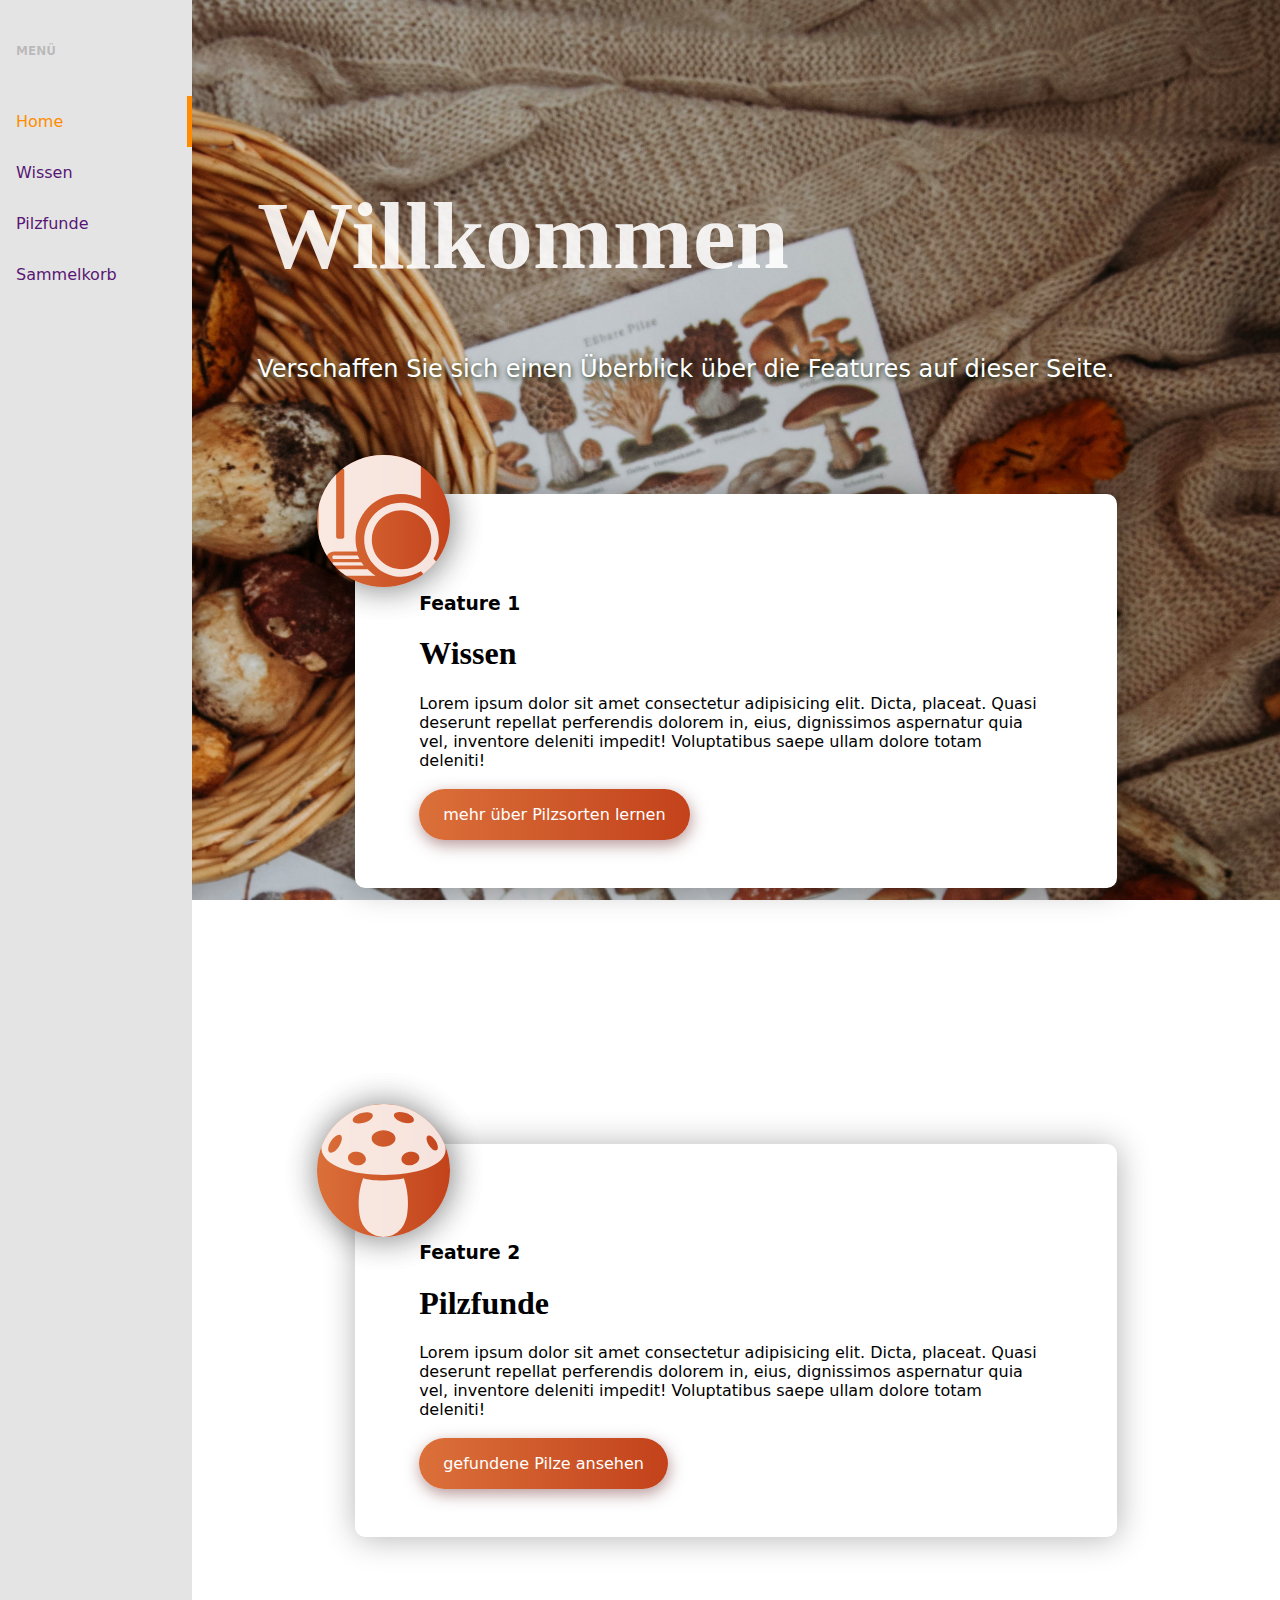
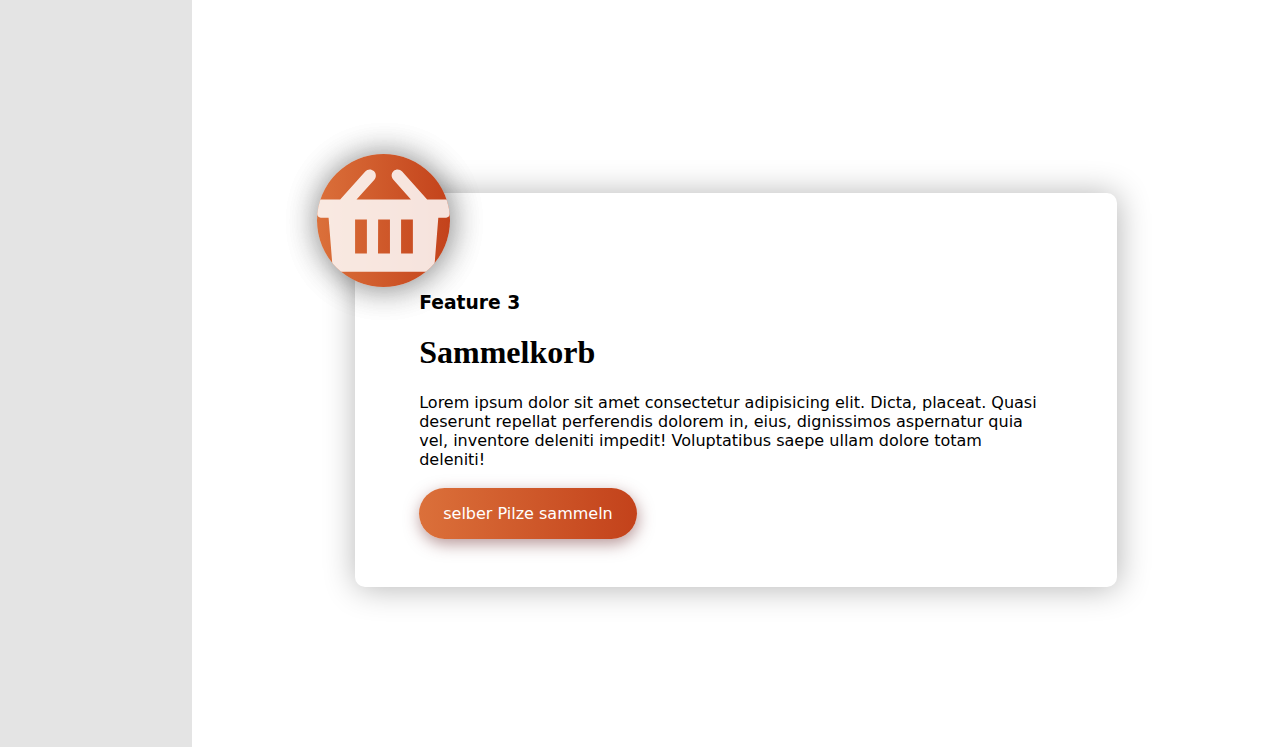
<file: index.html>
<!DOCTYPE html>
<html lang="en">

<head>
    <meta charset="UTF-8">
    <meta http-equiv="X-UA-Compatible" content="IE=edge">
    <meta name="viewport" content="width=device-width, initial-scale=1.0">
    <link rel="stylesheet" href="/css/mainStyles.css">
    <title>Pilzradar</title>
</head>

<body>

    <div class="app">

        <div class="menu-toggle">
            <div class="hamburger">
                <span></span>
            </div>
        </div>

        <aside class="sidebar">
            <div class="sidebar-content">
                <h3>Menü</h3>
                <nav class="menu">
                    <a href="index.html" class="menu-item is-active">Home</a>
                    <a href="common/wissen.html" class="menu-item">Wissen</a>
                    <a href="common/pilzfunde.html" class="menu-item">Pilzfunde</a>
                    <a href="" class="menu-item">Sammelkorb</a>
                </nav>
            </div>
        </aside>





        <div class="main full-bg bg-b">




            <div class="hero hero-text-only">
                <h1>Willkommen</h1>
                <p>Verschaffen Sie sich einen Überblick über die Features auf dieser Seite.</p>
            </div>



            <div class="cards-flex">
                <div class="card">
                    <div class="card-img-frame">
                        <img src="img/knowhowW.svg" alt="">
                    </div>
                    <div class="card-container">
                        <h3>Feature 1</h3>
                        <h1>Wissen</h1>
                        <p>Lorem ipsum dolor sit amet consectetur adipisicing elit. Dicta, placeat. Quasi deserunt
                            repellat
                            perferendis dolorem in, eius, dignissimos aspernatur quia vel, inventore deleniti impedit!
                            Voluptatibus saepe ullam dolore totam deleniti!</p></br>
                        <a href="common/wissen.html" class="btn-1st">mehr über Pilzsorten lernen</a>
                    </div>
                </div>
                <div class="card">
                    <div class="card-img-frame">
                        <img src="img/mushroomW.svg" alt="">
                    </div>
                    <div class="card-container">
                        <h3>Feature 2</h3>
                        <h1>Pilzfunde</h1>
                        <p>Lorem ipsum dolor sit amet consectetur adipisicing elit. Dicta, placeat. Quasi deserunt
                            repellat
                            perferendis dolorem in, eius, dignissimos aspernatur quia vel, inventore deleniti impedit!
                            Voluptatibus saepe ullam dolore totam deleniti!</p></br>
                        <a href="common/pilzfunde.html" class="btn-1st">gefundene Pilze ansehen</a>
                    </div>
                </div>
                <div class="card">
                    <div class="card-img-frame">
                        <img src="/img/basketW.svg" alt="">
                    </div>
                    <div class="card-container">
                        <h3>Feature 3</h3>
                        <h1>Sammelkorb</h1>
                        <p>Lorem ipsum dolor sit amet consectetur adipisicing elit. Dicta, placeat. Quasi deserunt
                            repellat
                            perferendis dolorem in, eius, dignissimos aspernatur quia vel, inventore deleniti impedit!
                            Voluptatibus saepe ullam dolore totam deleniti!</p></br>
                        <a href="#" class="btn-1st">selber Pilze sammeln</a>
                    </div>
                </div>
            </div>





            <script src="js/menuFunction.js"></script>



        </div>
    </div>

</body>

</html>
</file>
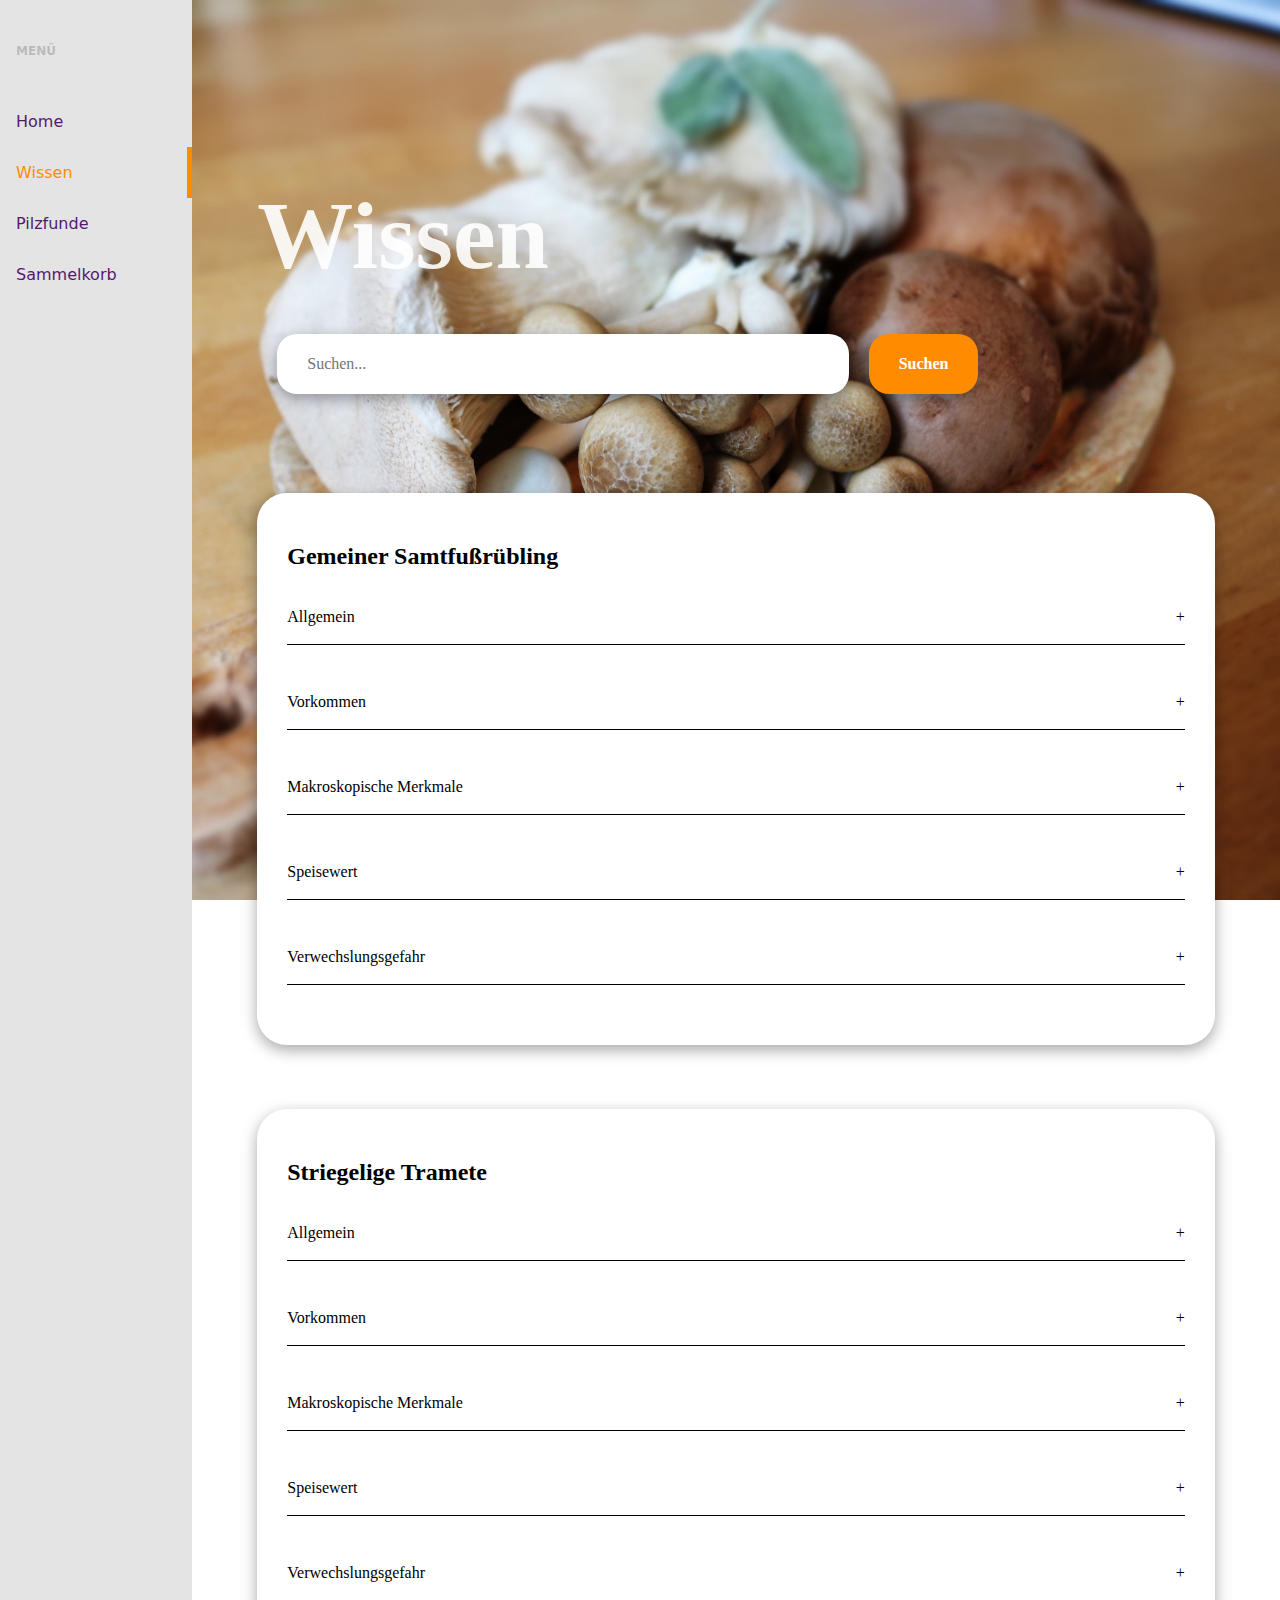
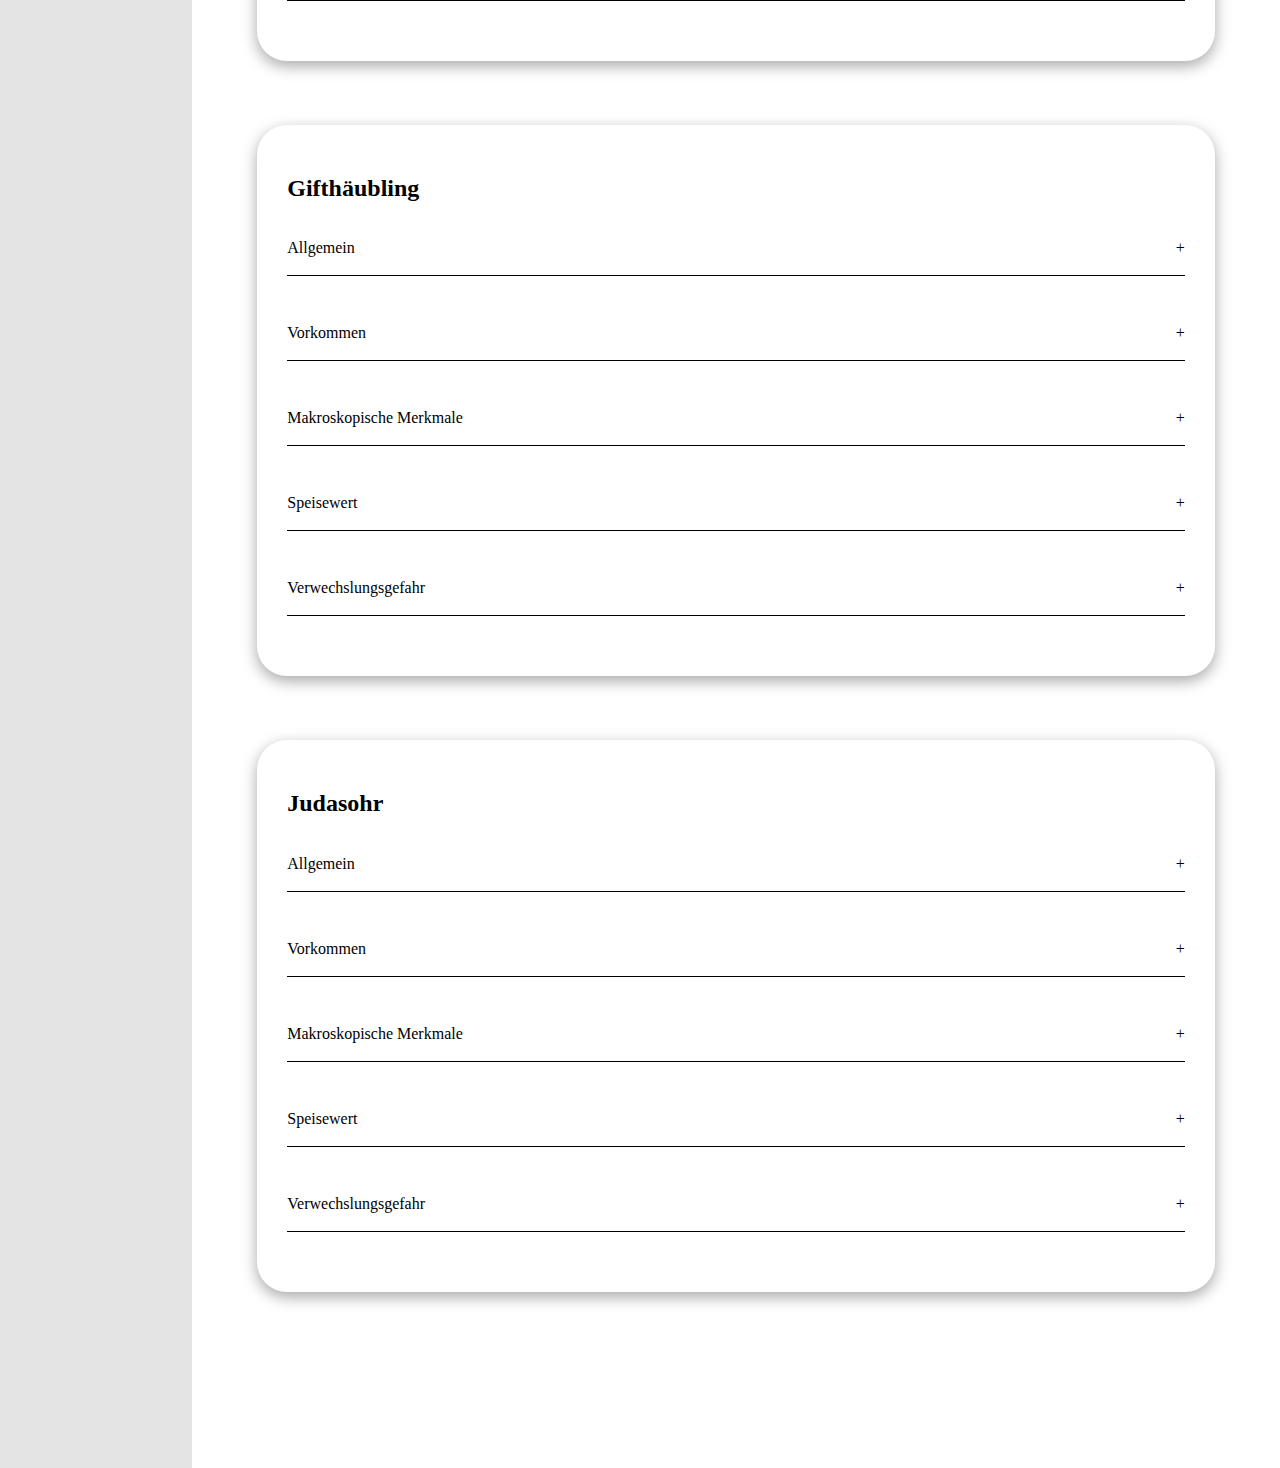
<file: common/wissen.html>
<!DOCTYPE html>
<html lang="en">

<head>
    <meta charset="UTF-8">
    <meta http-equiv="X-UA-Compatible" content="IE=edge">
    <meta name="viewport" content="width=device-width, initial-scale=1.0">
    <link rel="stylesheet" href="/css/mainStyles.css">
    <title>Wissen</title>
</head>

<body>

    <div class="app">

        <div class="menu-toggle">
            <div class="hamburger">
                <span></span>
            </div>
        </div>

        <aside class="sidebar">
            <div class="sidebar-content">
                <h3>Menü</h3>
                <nav class="menu">
                    <a href="/index.html" class="menu-item">Home</a>
                    <a href="/common/wissen.html" class="menu-item is-active">Wissen</a>
                    <a href="/common/pilzfunde.html" class="menu-item">Pilzfunde</a>
                    <a href="" class="menu-item">Sammelkorb</a>
                </nav>
            </div>
        </aside>


        <div class="main full-bg bg-a">



            <div class="hero hero-text-only">
                <h1>Wissen</h1>
            </div>

            <div class="search-field" id="search-field">
                <input type="text" id="search-input" placeholder="Suchen...">
                <button id="search-btn">Suchen</button>
            </div>
            <div id="error-message">Kein Suchbegriff gefunden!</div>

            <div class="acc-container" id="acc-container">


                <!-- EMPTY EXAMPLE FOR ACCORDION created by buildAccordion() in main.js
                    <div class="accordion">
                        <h2>Accordion Title</h2>
                        <div class="acc-item">
                            <div class="question">Allgemein</div>
                            <div class="answer">
                                Lorem ipsum dolor sit amet consectetur, adipisicing elit. Sed quos numquam expedita
                                atque officia nulla asperiores nemo? Ab, harum ipsa.
                            </div>
                        </div>
                        <div class="acc-item">
                            <div class="question">Vorkommen</div>
                            <div class="answer">
                                Lorem ipsum dolor sit amet consectetur, adipisicing elit. Sed quos numquam expedita
                                atque officia nulla asperiores nemo? Ab, harum ipsa.
                            </div>
                        </div>
                        <div class="acc-item">
                            <div class="question">Makroskopische Merkmale</div>
                            <div class="answer">
                                Lorem ipsum dolor sit amet consectetur, adipisicing elit. Sed quos numquam expedita
                            </div>
                        </div>
                        <div class="acc-item">
                            <div class="question">Speisewert</div>
                            <div class="answer">
                                Lorem ipsum dolor sit amet consectetur, adipisicing elit. Sed quos numquam expedita
                            </div>
                        </div>
                        <div class="acc-item">
                            <div class="question">Verwechslungsgefahr</div>
                            <div class="answer">
                                Lorem ipsum dolor sit amet consectetur, adipisicing elit. Sed quos numquam expedita
                            </div>
                        </div>
                    </div> -->




            </div>
        </div>
    </div>


    </div>
    </div>

    <script src="/js/data/wissen-content.js"></script>
    <script src="/js/wissenFunctions.js"></script>
    <script src="/js/menuFunction.js"></script>


</body>

</html>
</file>
<file: css/mainStyles.css>
img {
    width: 100%;
    max-height: 100%;
}

body {
    margin: 0;
    font-family: system-ui, -apple-system, BlinkMacSystemFont, 'Segoe UI', Roboto, Oxygen, Ubuntu, Cantarell, 'Open Sans', 'Helvetica Neue', sans-serif;
    margin: 0;
    padding: 0;
    box-sizing: border-box;
}



/*********************************************************     Fonts    *********************************************************/

h1 {
    font-family: 'Roboto Slab', serif;
}

p :not(.modal) {
    line-height: 1.45;
    margin-bottom: 5rem;
}


/*********************************************************     Main Elements   *********************************************************/


.container {
    padding: 0 10% 5rem;
}

.tag-holder {
    display: flex;
    flex-wrap: wrap;
    gap: 1em;
    border-top: lightsalmon 1px solid;
    padding: 1rem 0 2rem;
}

.full-bg {
    height: 100%;
    width: 100%;
    background-size: cover;
    background-repeat: repeat;
    background-attachment: fixed;
}

.bg-a{
    background-image: url(/img/pexels-mushrooms.jpg);
}

.bg-b{
    background-image: url(/img/pexels-kristina-paukshtite-5429056.jpg);
}


/******************     Buttons     ******************/

.btn-1st {
    border: none;
    outline: none;
    background: linear-gradient(90deg, #db703a, #c3421b);
    margin: 5rem 0;
    padding: 1rem 1.5rem;
    border-radius: 50px;
    color: white;
    font-size: 1rem;
    box-shadow: 1px 5px 1rem rgba(114, 50, 51, 0.5);
    transition: all 0.1s ease-in;
    text-decoration: none;
}

.btn-1st:hover {
    box-shadow: 1px 5px 1rem rgba(114, 50, 51, 0.8);
    font-weight: 600;
}


.btn-tag {
    border-radius: 99px;
    border: grey 1px solid;
    padding: 0.3em 0.8em;
    font-size: clamp(0.75rem, 2vw, 1rem);
}

.btn-tag:hover{
    cursor: pointer;
    background-color: #ff9966;
    color: white;
}


.btn-tag.is-active {
    cursor: pointer;
    background-color: rgb(80, 80, 80);
    color: white;
}





/******************     Hero     ******************/

.hero {
    width: 100%;
    background-size: cover;
    margin-bottom: 4rem;
}

.hero-img-a {
    height: 50vh;
    min-height: 400px;
    background-image: url(/img/pexels-johannes-plenio-1118865.jpg);
    background-position: bottom;
}

.hero-img-b {
    height: 50vh;
    background-image: url(/img/pexels-mushrooms.jpg);
    background-position: center;
}

.hero-text-only{
    height: 30vh;
}

.hero h1 {
    color: rgba(255, 255, 255, 0.9);
    margin-top: 0;
    padding-top: 20vh;
    padding-left: 6%;
    font-size: clamp(3.5rem, 9vw, 6rem);
    
}

.hero p {
    color: rgb(255, 255, 255);
    padding-left: 6%;
    padding-right: 15%;
    font-size: clamp(1rem, 2vw, 1.5rem);
    text-shadow: 1px 2px 5px rgba(17, 33, 11, 0.9);
}





/******************     Navbar     ******************/

/* app-div wraps everything. children are sidebar and main. sidebar takes up min. 150px and max. 15%. main takes up other fraction, meaning everything to the right */
.app {
    display: grid;
    grid-template-columns: minmax(150px, 15%) 1fr;
}

@media (max-width: 768px) {
    .app{
    display: flex;
}
}

.main {
    margin-bottom: 8rem;
}

.sidebar {
    height: 100%; 
    background-color: rgb(228, 228, 228);
}

.sidebar-content{
    padding: 2rem 1rem 3rem 1rem;
}

.sidebar h3 {
    color: rgba(0, 0, 0, 0.2);
    font-size: 0.75rem;
    text-transform: uppercase;
    margin-bottom: 0.5em;
}

.sidebar .menu {
    margin: 0 -1rem;
    padding-top: 2rem;
}

.sidebar .menu-item {
    display: block;
    padding: 1em;
    text-decoration: none;
    transition: 0.2s linear;
    color: rgb(88, 22, 116);
    font-weight: 500;
}

.sidebar .menu-item:hover,
.sidebar .menu-item.is-active {
    color: darkorange;
    border-right: 5px solid darkorange;
}

.menu-toggle {
    display: none;
    position: fixed;
    top: 2rem;
    right: 2rem;
    width: 60px;
    height: 60px;
    border-radius: 99px;
    background-color: darkorange;
    cursor: pointer;
}

.hamburger {
    position: relative;
    top: calc(50% - 2px);
    left: 50%;
    transform: translate(-50%, -50%);
    width: 32px;
}

.hamburger span,
.hamburger span::before,
.hamburger span::after {
    display: block;
    position: absolute;
    width: 100%;
    height: 4px;
    border-radius: 99px;
    background-color: white;
    transition-duration: .25s;
}

.hamburger span::before {
    content: '';
    top: -8px;
}

.hamburger span::after {
    content: '';
    top: 8px;
}

.menu-toggle.is-active .hamburger span {
    transform: rotate(45deg);
}

.menu-toggle.is-active .hamburger span::before {
    top: 0;
    transform: rotate(0deg);
}

.menu-toggle.is-active .hamburger span::after {
    top: 0;
    transform: rotate(90deg);
}


@media (max-width: 767px) {
    .menu-toggle {
        display: block;
        z-index: 1;
    }

    .sidebar {
        position: fixed;
        z-index: 1;
        left: -420px;
        height: 100vh;
        width: 50%;
        transition: 0.2s linear;
    }

    .sidebar.is-active {
        left: 0;
    }
}


/******************     Search field     ******************/

.search-field {
    display: flex;
    flex-flow: row nowrap;
    padding-left: 6%;
    padding-bottom: 20px;
    height: 60px;
}

.search-field input, .search-field button {
    font-family: 'Roboto Slab', serif;
    font-size: medium;
    border-radius: 20px;
    border: none;
    outline: none;
    box-shadow: rgba(0, 0, 0, 0.35) 0px 5px 15px;
    padding: 0 30px;
    margin-left: 20px;
}

.search-field input{
    width: 50%;
}

.search-field button {
    border: none;
    background: darkorange;
    color: white;
    cursor: pointer;
    font-weight: 600;
}

#error-message {
    padding-left: calc(6% + 30px + 20px); 
    padding-bottom: 60px; 
    visibility: hidden;
    
}

/* Javascript highlighting searched text */
mark {
    background: darkorange;
}


/********************     Cards    *********************/

.cards-flex {
    width: 100%;
    display: flex;
    flex-wrap: wrap;
    justify-content: center;
    align-items: center;
    gap: 4rem;
}

.card {
    background: #fff;
    width: 70%;
    max-width: 800px;
    border-radius: 10px;
    box-shadow: 1px 1px 2rem rgba(0, 0, 0, 0.3);
    position: relative;
    margin-left: min(15rem, 10%);
    margin: 10rem 0 2rem 0;
}

.card-container {
    padding: 5rem 4rem 4rem 4rem;
}

.card-img-frame {
    background: linear-gradient(90deg, #db703a, #c3421b);
    z-index: 10;
    box-shadow: 1px 1px 2rem rgba(0, 0, 0, 0.3);
    border-radius: 100%;
    position: absolute;
    left: -5%;
    top: -10%;
    display: flex;
    align-items: center;
    justify-content: center;
}


.card img {
    height: 8.3rem;
    width: 8.3rem;
    position: relative;
    border-radius: 100%;
    box-shadow: 1px 1px 2rem rgba(0, 0, 0, 0.3);
    z-index: 1;
    opacity: 0.85;
}



/* styling of whole card */
.card-B {
    transition: 0.2s linear;
    background-color: #fff;
    position: relative;
    border-radius: 12px;
    overflow: hidden;
    box-shadow: rgba(0, 0, 0, 0.15) 0px 5px 15px 0px;
    width: clamp(300px, 60%, 450px);

}

.card-B__img {
    transition: 0.2s linear;
    background-size: cover;
    background-position: center;
    background-repeat: no-repeat;
    width: 100%;
    position: absolute;
    border-top-left-radius: 12px;
    border-top-right-radius: 12px;
    top: 0;

    height: 235px;
}


/* this header height needs to be exact as __img height! */
.card-B__HEADER {
    height: 235px;
}

.card-B__FOOTER {
    background-color: #fff;
    border-bottom-left-radius: 12px;
    border-bottom-right-radius: 12px;
    padding: 5px 24px 24px 24px;

    font-size: 12px;
    font-family: 'Raleway', sans-serif;
    font-weight: 500;
}

.card-B__FOOTER h2 {
    font-family: 'Roboto Slab', serif;
}


/* cards zooms 1.1x bigger when hovering */
.card-B:hover {
    /* box-shadow: rgba(0, 0, 0, 0.15) 0px 5px 15px 0px; */
    box-shadow: rgba(0, 0, 0, 0.2) 0px 12px 28px 0px, rgba(0, 0, 0, 0.1) 0px 2px 4px 0px, rgba(255, 255, 255, 0.05) 0px 0px 0px 1px inset;
    transform: scale(1.10, 1.10);
    transition: 0.1s all ease-out;
}

/* image with specific height covers full card when hovering */
.card-B:hover .card-B__img {
    height: 100%;
    opacity: 0.4;
}







/*********************************************************     Modal    *********************************************************/

/* dark background that serves as back button  */
.close {
    display: none;
    background-color: rgba(20, 20, 20, 0.3);
    position: fixed;
    z-index: 10;
    width: 100%;
    height: 100%;
    transition: all .4s cubic-bezier(0.175, 0.885, 0, 1);
}


/* styling of whole card */
/* note: position fixed is the only option to show the modal in center of visible screen*/
.modal {
    display: none;
    position: fixed;
    top: 50%; 
    left: 50%;
    transform: translate(-50%, -50%); 
    z-index: 100;
    width: clamp(150px, 90%, 800px);

    transition: all .4s cubic-bezier(0.175, 0.885, 0, 1);
    background-color: #fff;
    border-radius: 20px;
    box-shadow: rgba(0, 0, 0, 0.35) 0px 5px 15px;
}

.modal h1 {
    font-size: clamp(2rem, 3.5vw, 2rem);
    padding-left: 2rem;
    margin-bottom: 0;
}

.modal h3 {
    font-size: clamp(1rem, 2vw, 1.1rem);
    padding: 0 2rem 1rem;
}

.modal p {
    font-size: 1em;
    padding: 1rem 2rem 2rem;
}

.modal__img img {
    border-top-left-radius: 20px;
    border-top-right-radius: 20px;
}

.modal__tag-holder {
    margin: 1rem 2rem;
    display: flex;
    flex-wrap: wrap;
    gap: 1em;
    padding: 1.5rem 0;
    border-top: lightsalmon 1px solid;
    border-bottom: lightsalmon 1px solid;
}



/*********************************************************     Accordion    *********************************************************/

.acc-container{
    display: grid;
    grid-gap: 1rem;
    grid-template-columns: none;
    align-items: stretch;
    margin: 0 6%;

}

.accordion {
    background-color: #fff;
    padding: 30px;
    border-radius: 30px;
    margin-bottom: 3rem;    
    box-shadow: rgba(0, 0, 0, 0.35) 0px 5px 15px;
}

.accordion h2{
    font-family: 'Roboto Slab', serif;
}


.question {
    padding: 18px 0px;
    font-family: 'Roboto Slab', serif;
    cursor: pointer;
    border-bottom: 1px solid #000;
    position: relative;
}

.question::after {
    content: '+';
    position: absolute;
    right: 0px;
}

.answer {
    padding-top: 10px;
    margin-bottom: 20px;
    line-height: 1.5;
    width: 100%;

    height: 0px;
    overflow: hidden;
    transition: .5s;
}

/* JavaScript Styling Link */
/* addEventListener(click) with this.classList.toggle('active') toggles between active and normal and allows changes in styling */
/* syntax ".CLASSNAME-OF-PARENT.active .CLASSNAME-OF-CHILD */

.acc-item.active .answer {
    height: auto;
    transition: .5s;
}

.acc-item.active .question {
    font-size: larger;
    transition: .5s;
    color: darkorange;
}

.acc-item.active .question::after {
    content: '–';
}
</file>
